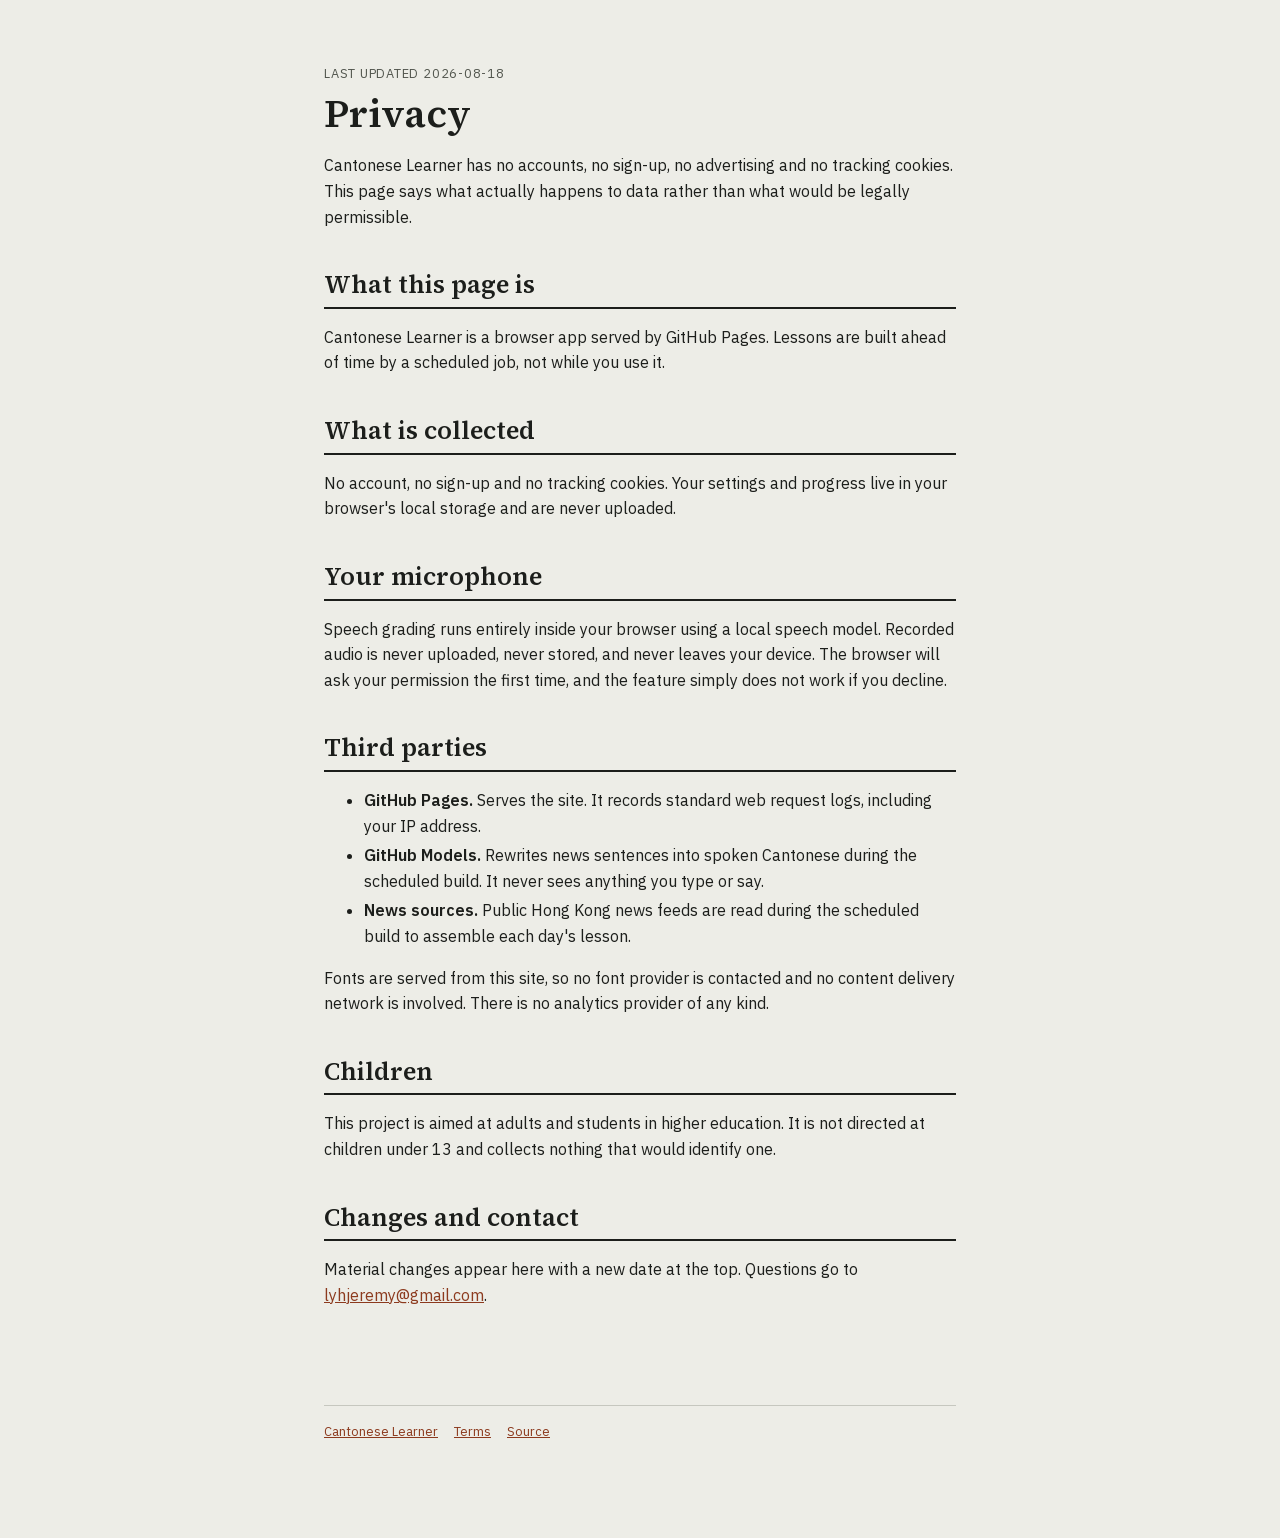
<file: frontend/privacy/index.html>
<!doctype html>
<html lang="en">
<head>
<meta charset="utf-8" />
<meta name="viewport" content="width=device-width, initial-scale=1" />
<title>Privacy: Cantonese Learner</title>
<meta name="description" content="What this project collects and what it does not." />
<meta name="theme-color" content="#EDEDE7" />
<style>
@font-face{font-family:"Source Serif 4";src:url("../fonts/SourceSerif4-400.woff2")format("woff2");font-weight:400;font-display:swap}
@font-face{font-family:"Source Serif 4";src:url("../fonts/SourceSerif4-600.woff2")format("woff2");font-weight:600;font-display:swap}
@font-face{font-family:"IBM Plex Sans";src:url("../fonts/IBMPlexSans-400.woff2")format("woff2");font-weight:400;font-display:swap}
@font-face{font-family:"IBM Plex Sans";src:url("../fonts/IBMPlexSans-600.woff2")format("woff2");font-weight:600;font-display:swap}
:root{--paper:#EDEDE7;--panel:#F5F5F0;--ink:#1C1E1B;--ink-2:#52564E;--rule:#C6C7BF;--edge:#767A70;--signal:#8C3A1E;
--fh:"Source Serif 4","Iowan Old Style","Palatino Linotype",Palatino,serif;
--fb:"IBM Plex Sans","Helvetica Neue",Helvetica,Arial,sans-serif}
@media (prefers-color-scheme:dark){:root:not([data-theme="light"]){--paper:#191B18;--panel:#212420;--ink:#E6E6DE;--ink-2:#A2A69B;--rule:#3B3F38;--edge:#6A6F66;--signal:#D8825C}}
*,*::before,*::after{box-sizing:border-box;border-radius:0}
body{margin:0;background:var(--paper);color:var(--ink);font-family:var(--fb);font-size:16px;line-height:1.6}
.wrap{max-width:68ch;margin:0 auto;padding:64px 24px 96px}
h1,h2{font-family:var(--fh);font-weight:600;line-height:1.15;margin:0 0 16px}
h1{font-size:2.44rem}
h2{font-size:1.56rem;margin-top:40px;padding-bottom:8px;border-bottom:2px solid var(--ink)}
p,ul{margin:0 0 16px}
li{margin-bottom:4px}
a{color:var(--signal);text-underline-offset:1px}
a:hover{color:var(--ink)}
a:focus-visible{outline:2px solid var(--signal);outline-offset:2px}
.meta{font-size:.8rem;text-transform:uppercase;letter-spacing:.06em;color:var(--ink-2);margin-bottom:8px}
footer{margin-top:96px;padding-top:16px;border-top:1px solid var(--rule);font-size:.8rem;color:var(--ink-2)}
footer a{margin-right:16px}
</style>
</head>
<body><div class="wrap">
<p class="meta">Last updated 2026-08-18</p>
<h1>Privacy</h1>
<p>Cantonese Learner has no accounts, no sign-up, no advertising and no tracking cookies. This page says what actually happens to data rather than what would be legally permissible.</p>
<h2>What this page is</h2>
<p>Cantonese Learner is a browser app served by GitHub Pages. Lessons are built ahead of time by a scheduled job, not while you use it.</p>
<h2>What is collected</h2>
<p>No account, no sign-up and no tracking cookies. Your settings and progress live in your browser's local storage and are never uploaded.</p>
<h2>Your microphone</h2>
<p>Speech grading runs entirely inside your browser using a local speech model. Recorded audio is never uploaded, never stored, and never leaves your device. The browser will ask your permission the first time, and the feature simply does not work if you decline.</p>
<h2>Third parties</h2>
<ul>
<li><strong>GitHub Pages.</strong> Serves the site. It records standard web request logs, including your IP address.</li>
<li><strong>GitHub Models.</strong> Rewrites news sentences into spoken Cantonese during the scheduled build. It never sees anything you type or say.</li>
<li><strong>News sources.</strong> Public Hong Kong news feeds are read during the scheduled build to assemble each day's lesson.</li>
</ul>
<p>Fonts are served from this site, so no font provider is contacted and no content delivery network is involved. There is no analytics provider of any kind.</p>
<h2>Children</h2>
<p>This project is aimed at adults and students in higher education. It is not directed at children under 13 and collects nothing that would identify one.</p>
<h2>Changes and contact</h2>
<p>Material changes appear here with a new date at the top. Questions go to <a href="mailto:lyhjeremy@gmail.com">lyhjeremy@gmail.com</a>.</p>
<footer><a href="../">Cantonese Learner</a><a href="../terms/">Terms</a><a href="https://github.com/lyhjeremy/cantonese-learner">Source</a></footer>
</div></body></html>
</file>
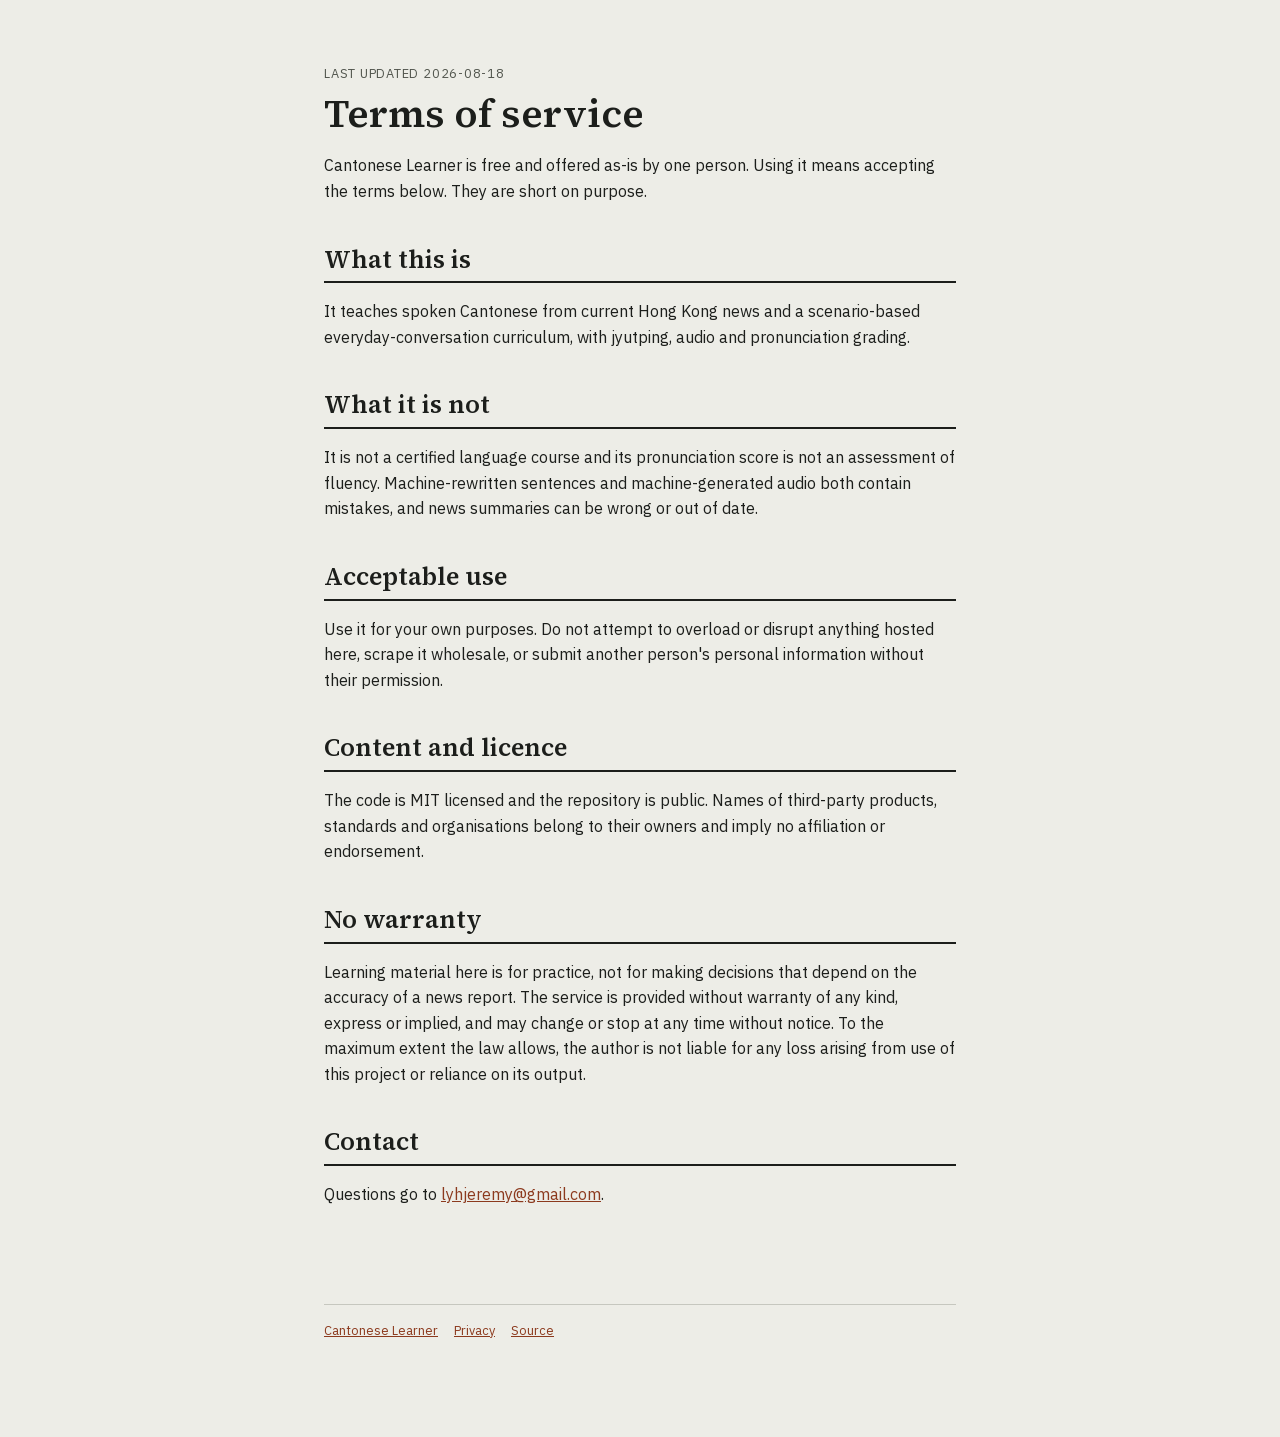
<file: frontend/terms/index.html>
<!doctype html>
<html lang="en">
<head>
<meta charset="utf-8" />
<meta name="viewport" content="width=device-width, initial-scale=1" />
<title>Terms: Cantonese Learner</title>
<meta name="description" content="The terms you accept by using this project." />
<meta name="theme-color" content="#EDEDE7" />
<style>
@font-face{font-family:"Source Serif 4";src:url("../fonts/SourceSerif4-400.woff2")format("woff2");font-weight:400;font-display:swap}
@font-face{font-family:"Source Serif 4";src:url("../fonts/SourceSerif4-600.woff2")format("woff2");font-weight:600;font-display:swap}
@font-face{font-family:"IBM Plex Sans";src:url("../fonts/IBMPlexSans-400.woff2")format("woff2");font-weight:400;font-display:swap}
@font-face{font-family:"IBM Plex Sans";src:url("../fonts/IBMPlexSans-600.woff2")format("woff2");font-weight:600;font-display:swap}
:root{--paper:#EDEDE7;--panel:#F5F5F0;--ink:#1C1E1B;--ink-2:#52564E;--rule:#C6C7BF;--edge:#767A70;--signal:#8C3A1E;
--fh:"Source Serif 4","Iowan Old Style","Palatino Linotype",Palatino,serif;
--fb:"IBM Plex Sans","Helvetica Neue",Helvetica,Arial,sans-serif}
@media (prefers-color-scheme:dark){:root:not([data-theme="light"]){--paper:#191B18;--panel:#212420;--ink:#E6E6DE;--ink-2:#A2A69B;--rule:#3B3F38;--edge:#6A6F66;--signal:#D8825C}}
*,*::before,*::after{box-sizing:border-box;border-radius:0}
body{margin:0;background:var(--paper);color:var(--ink);font-family:var(--fb);font-size:16px;line-height:1.6}
.wrap{max-width:68ch;margin:0 auto;padding:64px 24px 96px}
h1,h2{font-family:var(--fh);font-weight:600;line-height:1.15;margin:0 0 16px}
h1{font-size:2.44rem}
h2{font-size:1.56rem;margin-top:40px;padding-bottom:8px;border-bottom:2px solid var(--ink)}
p,ul{margin:0 0 16px}
li{margin-bottom:4px}
a{color:var(--signal);text-underline-offset:1px}
a:hover{color:var(--ink)}
a:focus-visible{outline:2px solid var(--signal);outline-offset:2px}
.meta{font-size:.8rem;text-transform:uppercase;letter-spacing:.06em;color:var(--ink-2);margin-bottom:8px}
footer{margin-top:96px;padding-top:16px;border-top:1px solid var(--rule);font-size:.8rem;color:var(--ink-2)}
footer a{margin-right:16px}
</style>
</head>
<body><div class="wrap">
<p class="meta">Last updated 2026-08-18</p>
<h1>Terms of service</h1>
<p>Cantonese Learner is free and offered as-is by one person. Using it means accepting the terms below. They are short on purpose.</p>
<h2>What this is</h2>
<p>It teaches spoken Cantonese from current Hong Kong news and a scenario-based everyday-conversation curriculum, with jyutping, audio and pronunciation grading.</p>
<h2>What it is not</h2>
<p>It is not a certified language course and its pronunciation score is not an assessment of fluency. Machine-rewritten sentences and machine-generated audio both contain mistakes, and news summaries can be wrong or out of date.</p>
<h2>Acceptable use</h2>
<p>Use it for your own purposes. Do not attempt to overload or disrupt anything hosted here, scrape it wholesale, or submit another person's personal information without their permission.</p>
<h2>Content and licence</h2>
<p>The code is MIT licensed and the repository is public. Names of third-party products, standards and organisations belong to their owners and imply no affiliation or endorsement.</p>
<h2>No warranty</h2>
<p>Learning material here is for practice, not for making decisions that depend on the accuracy of a news report. The service is provided without warranty of any kind, express or implied, and may change or stop at any time without notice. To the maximum extent the law allows, the author is not liable for any loss arising from use of this project or reliance on its output.</p>
<h2>Contact</h2>
<p>Questions go to <a href="mailto:lyhjeremy@gmail.com">lyhjeremy@gmail.com</a>.</p>
<footer><a href="../">Cantonese Learner</a><a href="../privacy/">Privacy</a><a href="https://github.com/lyhjeremy/cantonese-learner">Source</a></footer>
</div></body></html>
</file>
